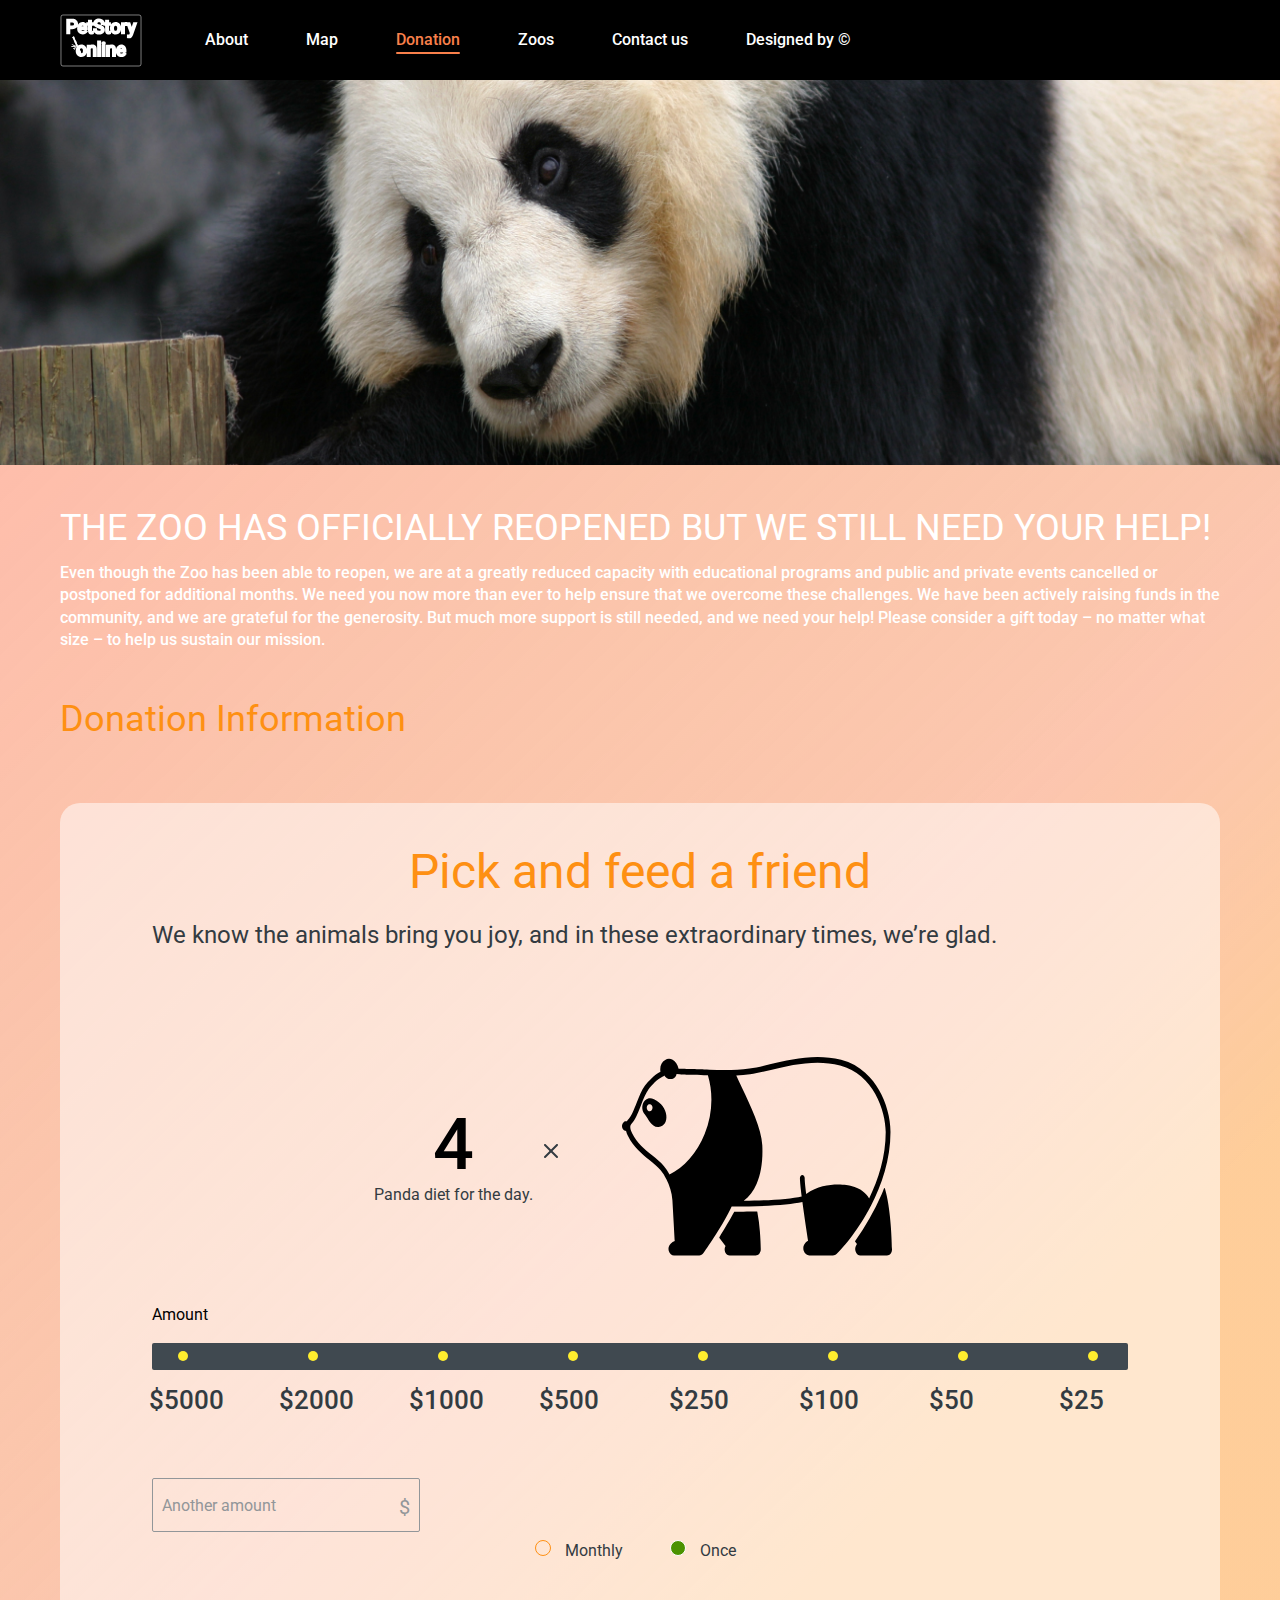
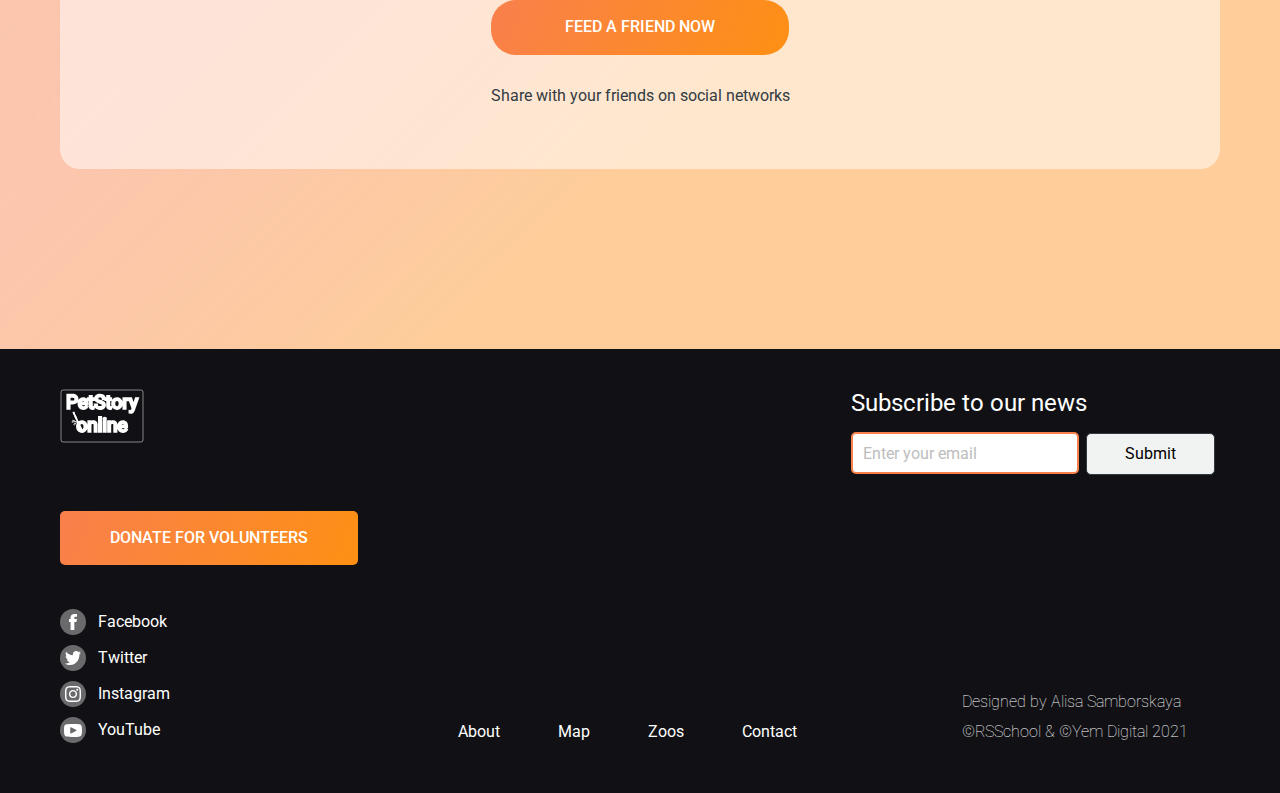
<file: pages/donate/index.html>
<!DOCTYPE html>
<html lang="en">
  <head>
    <meta charset="UTF-8" />
    <meta http-equiv="X-UA-Compatible" content="IE=edge" />
    <meta name="viewport" content="width=device-width, initial-scale=1.0" />
    <!-- Site logo -->
    <link href="../../assets/images/header-logo.svg" rel="icon" />
    <!-- Site title -->
    <title>PetStory Online | Donation</title>
    <!-- Css -->
    <link rel="stylesheet" href="../../css/main.css" />
    <link rel="stylesheet" href="../../css/main.css.map" />
  </head>
  <body>
    <!-- Site Header start -->
    <header class="header">
      <h1 class="visually-hidden">PetStory Online</h1>
      <div class="container header__container">
        <span class="header__logo">
          <a href="../main/index.html">
            <img src="../../assets/images/header-logo.svg" alt="a site logo" />
          </a>
        </span>

        <nav class="nav">
          <ul class="nav__list">
            <li class="nav__item">
              <a class="nav__link" href="../main/index.html">About</a>
            </li>
            <li class="nav__item">
              <a class="nav__link" href="#">Map</a>
            </li>
            <li class="nav__item">
              <a class="nav__link--active" href="./index.html">Donation</a>
            </li>
            <li class="nav__item">
              <a class="nav__link" href="#">Zoos</a>
            </li>
            <li class="nav__item">
              <a class="nav__link" href="#">Contact us</a>
            </li>
            <li class="nav__item">
              <a
                class="nav__link"
                href="https://www.figma.com/file/jfEFwkXVj1WRq7sUHDr8os/PetStory-online?t=QHofxaHmWiXyD2A1-0"
                >Designed by ©</a
              >
            </li>
          </ul>
        </nav>
      </div>
    </header>
    <!-- Site Header end -->

    <!-- Site main start -->
    <main class="main">
      <!-- Donation section start -->
      <section class="donation-hero"></section>
      <!-- Donation section end -->

      <!-- Feed section start -->
      <section class="donation-feed">
        <div class="container">
          <h2 class="donation-feed__heading">
            THE ZOO HAS OFFICIALLY REOPENED BUT WE STILL NEED YOUR HELP!
          </h2>
          <p class="donation-feed__text">
            Even though the Zoo has been able to reopen, we are at a greatly
            reduced capacity with educational programs and public and private
            events cancelled or postponed for additional months. We need you now
            more than ever to help ensure that we overcome these challenges. We
            have been actively raising funds in the community, and we are
            grateful for the generosity. But much more support is still needed,
            and we need your help! Please consider a gift today – no matter what
            size – to help us sustain our mission.
          </p>
          <p class="donation-feed__desc">Donation Information</p>

          <div class="donation-feed__content">
            <h3>Pick and feed a friend</h3>
            <p>
              We know the animals bring you joy, and in these extraordinary
              times, we’re glad.
            </p>
            <div class="donation-feed__diet">
              <div class="donation-feed__diet__count">
                <span>4</span>
                Panda diet for the day.
              </div>
              <div class="donation-feed__diet__img">
                <img
                  src="../../assets/icons/panda_widget.svg"
                  alt="an image of panda" />
              </div>
            </div>

            <div class="donation-feed__amount">
              <p>Amount</p>
              <div class="donation-feed__amount__list">
                <div class="donation-feed__amount__item">
                  <span>$5000</span>
                </div>
                <div class="donation-feed__amount__item">
                  <span>$2000</span>
                </div>
                <div class="donation-feed__amount__item">
                  <span>$1000</span>
                </div>
                <div class="donation-feed__amount__item">
                  <span>$500</span>
                </div>
                <div class="donation-feed__amount__item">
                  <span>$250</span>
                </div>
                <div class="donation-feed__amount__item">
                  <span>$100</span>
                </div>
                <div class="donation-feed__amount__item">
                  <span>$50</span>
                </div>
                <div class="donation-feed__amount__item">
                  <span>$25</span>
                </div>
              </div>
            </div>

            <form
              class="donation-feed__form"
              action="https://echo.htmlacademy.ru/"
              method="post">
              <label class="donation-feed__form__amount">
                <input
                  id="amount-input"
                  type="number"
                  required
                  placeholder="Another amount"
                  min="0"
                  name="amount"
                  maxlength="4"
                  aria-label="another amount" />
                <span>$</span>
              </label>
              <div class="donation-feed__form__radio">
                <label>
                  <input
                    type="radio"
                    name="period"
                    value="monthly"
                    aria-label="monthly" />
                  Monthly
                </label>
                <label>
                  <input
                    type="radio"
                    name="period"
                    value="once"
                    checked
                    aria-label="once" />
                  Once
                </label>
              </div>
              <div class="donation-feed__form__btn">
                <button type="submit" class="default__btn--round">
                  Feed a friend now
                </button>
              </div>
              <p class="donation-feed__form__text">
                Share with your friends on social networks
              </p>
            </form>
          </div>
        </div>
      </section>
      <!-- Feed section end -->
    </main>
    <!-- Site main end -->

    <!-- Footer section start -->
    <footer class="footer">
      <div class="container">
        <div class="footer__top">
          <a class="footer__logo" href="../main/index.html">
            <img src="../../assets/images/header-logo.svg" alt="a logo" />
          </a>
          <form
            class="footer__form"
            action="https://echo.htmlacademy.ru/"
            method="post">
            <h3>Subscribe to our news</h3>
            <input
              type="email"
              name="email"
              placeholder="Enter your email"
              required
              aria-label="enter your email" />
            <button type="submit">Submit</button>
          </form>
        </div>
        <a class="default__btn footer__btn" href="../donate/index.html">
          donate for volunteers
        </a>
        <div class="footer__bottom">
          <ul class="social__list">
            <li class="social__item">
              <a
                class="social__link"
                href="https://www.facebook.com/"
                target="_blank">
                <span>
                  <svg
                    width="8"
                    height="16"
                    viewBox="0 0 8 16"
                    fill="white"
                    xmlns="http://www.w3.org/2000/svg">
                    <path
                      fill-rule="evenodd"
                      clip-rule="evenodd"
                      d="M8 2.75008H6.4C5.29832 2.75008 5.33342 3.14316 5.33342 3.8619V4.99991H8L7.46658 8H5.33342V16H1.6V8H0V4.99991H1.6V3.58692C1.6 1.33782 2.79742 0 5.62684 0H8V2.75008Z"
                      fill="white"
                      class="social__link__icon" />
                  </svg>
                </span>
                Facebook</a
              >
            </li>
            <li class="social__item">
              <a
                class="social__link"
                href="https://twitter.com/"
                target="_blank">
                <span>
                  <svg
                    width="16"
                    height="14"
                    viewBox="0 0 16 14"
                    fill="none"
                    xmlns="http://www.w3.org/2000/svg">
                    <path
                      fill-rule="evenodd"
                      clip-rule="evenodd"
                      d="M16 1.65713C15.4114 1.93821 14.7787 2.12837 14.1147 2.21377C14.7923 1.77623 15.313 1.08372 15.5579 0.258267C14.9237 0.6633 14.2211 0.957523 13.4734 1.11604C12.8747 0.429062 12.0216 0 11.0774 0C9.26464 0 7.79488 1.58227 7.79488 3.53414C7.79488 3.81108 7.82384 4.08093 7.87984 4.33971C5.15168 4.19226 2.73296 2.7851 1.11392 0.646704C0.83136 1.16877 0.66944 1.77589 0.66944 2.42363C0.66944 3.64979 1.24896 4.73161 2.12976 5.36552C1.59168 5.34702 1.08544 5.18816 0.64304 4.92349C0.64272 4.93801 0.64272 4.95288 0.64272 4.96775C0.64272 6.68019 1.77424 8.10861 3.27584 8.43343C3.00048 8.51416 2.7104 8.55755 2.41104 8.55755C2.19952 8.55755 1.99392 8.53525 1.79344 8.49394C2.2112 9.89798 3.42336 10.92 4.85984 10.9485C3.73648 11.8964 2.32096 12.4615 0.78304 12.4615C0.51808 12.4615 0.2568 12.4447 0 12.412C1.45264 13.4148 3.17824 14 5.03184 14C11.0698 14 14.3715 8.61443 14.3715 3.94401C14.3715 3.79068 14.3683 3.63821 14.3621 3.4866C15.0035 2.98839 15.56 2.36589 16 1.65713Z"
                      fill="white" />
                  </svg>
                </span>
                Twitter</a
              >
            </li>
            <li class="social__item">
              <a
                class="social__link"
                href="https://www.instagram.com/"
                target="_blank">
                <span>
                  <svg
                    width="16"
                    height="16"
                    viewBox="0 0 16 16"
                    fill="none"
                    xmlns="http://www.w3.org/2000/svg">
                    <path
                      fill-rule="evenodd"
                      clip-rule="evenodd"
                      d="M4.70172 0.0482874C3.8501 0.0870031 3.26863 0.222151 2.75974 0.420015C2.23357 0.624308 1.78768 0.898032 1.34294 1.34276C0.897913 1.78749 0.624468 2.23351 0.420169 2.75967C0.2223 3.26869 0.0870054 3.85014 0.0482887 4.7016C0.00928629 5.55491 0 5.82721 0 8C0 10.1728 0.00928629 10.4449 0.0482887 11.2984C0.0870054 12.1499 0.2223 12.7313 0.420169 13.24C0.624468 13.7662 0.897913 14.2125 1.34294 14.6571C1.78768 15.102 2.23357 15.3754 2.75974 15.58C3.26863 15.7779 3.8501 15.913 4.70172 15.9517C5.55506 15.9907 5.82736 16 8.00007 16C10.1729 16 10.4452 15.9907 11.2986 15.9517C12.15 15.913 12.7315 15.7779 13.2407 15.58C13.7664 15.3754 14.2127 15.102 14.6575 14.6571C15.1022 14.2125 15.3755 13.7662 15.5801 13.24C15.7778 12.7313 15.9133 12.1499 15.952 11.2984C15.991 10.4449 16 10.1728 16 8C16 5.82721 15.991 5.55491 15.952 4.7016C15.9133 3.85014 15.7778 3.26869 15.5801 2.75967C15.3755 2.23351 15.1022 1.78749 14.6575 1.34276C14.2127 0.898032 13.7664 0.624308 13.2407 0.420015C12.7315 0.222151 12.15 0.0870031 11.2986 0.0482874C10.4452 0.00942891 10.1729 0 8.00007 0C5.82736 0 5.55506 0.00942891 4.70172 0.0482874ZM4.76747 14.5116C3.98742 14.4761 3.56382 14.3461 3.28209 14.2364C2.9085 14.091 2.6422 13.9177 2.36218 13.6378C2.08216 13.358 1.90886 13.0915 1.76357 12.7181C1.65399 12.4362 1.52384 12.0126 1.48812 11.2326C1.44969 10.389 1.44141 10.1359 1.44141 7.99992C1.44141 5.8637 1.44969 5.61083 1.48812 4.76709C1.52384 3.9872 1.65399 3.56362 1.76357 3.28175C1.90886 2.90831 2.08216 2.64173 2.36218 2.36186C2.6422 2.08199 2.9085 1.90841 3.28209 1.76355C3.56382 1.65398 3.98742 1.52369 4.76747 1.48797C5.61095 1.44954 5.86411 1.4414 8.0001 1.4414C10.1361 1.4414 10.3891 1.44954 11.233 1.48797C12.0128 1.52369 12.4364 1.65398 12.7184 1.76355C13.0918 1.90841 13.3583 2.08199 13.6382 2.36186C13.9182 2.64173 14.0913 2.90831 14.2366 3.28175C14.3462 3.56362 14.4765 3.9872 14.5122 4.76709C14.5507 5.61083 14.5585 5.8637 14.5585 7.99992C14.5585 10.1359 14.5507 10.389 14.5122 11.2326C14.4765 12.0126 14.3462 12.4362 14.2366 12.7181C14.0913 13.0915 13.9182 13.358 13.6382 13.6378C13.3583 13.9177 13.0918 14.091 12.7184 14.2364C12.4364 14.3461 12.0128 14.4761 11.233 14.5116C10.3894 14.5503 10.1364 14.5583 8.0001 14.5583C5.86411 14.5583 5.61095 14.5503 4.76747 14.5116ZM11.3105 3.72943C11.3105 4.25945 11.7403 4.68947 12.2706 4.68947C12.8008 4.68947 13.2305 4.25945 13.2305 3.72943C13.2305 3.19913 12.8008 2.76954 12.2706 2.76954C11.7403 2.76954 11.3105 3.19913 11.3105 3.72943ZM3.8916 8.00017C3.8916 10.2691 5.731 12.1082 7.99986 12.1082C10.2689 12.1082 12.108 10.2691 12.108 8.00017C12.108 5.73124 10.2689 3.89203 7.99986 3.89203C5.731 3.89203 3.8916 5.73124 3.8916 8.00017ZM5.33398 8.00009C5.33398 6.52732 6.52777 5.33343 8.00058 5.33343C9.47339 5.33343 10.6673 6.52732 10.6673 8.00009C10.6673 9.473 9.47339 10.6668 8.00058 10.6668C6.52777 10.6668 5.33398 9.473 5.33398 8.00009Z"
                      fill="white" />
                  </svg>
                </span>
                Instagram</a
              >
            </li>
            <li class="social__item">
              <a
                class="social__link"
                href="https://youtube.com/"
                target="_blank">
                <span
                  ><svg
                    width="18"
                    height="13"
                    viewBox="0 0 18 13"
                    fill="none"
                    xmlns="http://www.w3.org/2000/svg">
                    <path
                      fill-rule="evenodd"
                      clip-rule="evenodd"
                      d="M12.0062 5.77285L7.4938 3.51719C7.4938 3.51719 6.24039 2.94726 6.24039 4.01864V9.03097C6.24039 9.03097 6.26358 9.7955 7.4938 9.28148C8.34978 8.92371 12.0062 7.02582 12.0062 7.02582C12.0062 7.02582 12.9391 6.42816 12.0062 5.77285ZM17.5213 10.7852C16.9624 12.3749 15.7669 12.5797 14.7637 12.7901C13.2852 13.1002 3.77237 13.0612 2.22922 12.5394C1.26706 12.2141 0.675032 12.0741 0.223857 9.78271C-0.0650079 8.3165 -0.0840778 4.00304 0.223857 2.51494C0.52204 1.07408 1.27096 0.397534 2.73067 0.259278C6.65148 -0.112151 13.205 -0.0597085 15.265 0.259278C17.1748 0.554861 17.5739 1.69385 17.772 2.76545C18.0927 4.50037 18.1304 9.05243 17.5213 10.7852Z"
                      fill="white" />
                  </svg>
                </span>
                YouTube</a
              >
            </li>
          </ul>

          <nav class="nav footer__nav">
            <ul class="nav__list">
              <li class="nav__item">
                <a class="nav__link" href="../main/index.html">About</a>
              </li>
              <li class="nav__item">
                <a class="nav__link" href="#">Map</a>
              </li>
              <li class="nav__item">
                <a class="nav__link" href="./index.html">Zoos</a>
              </li>
              <li class="nav__item">
                <a class="nav__link" href="#">Contact</a>
              </li>
            </ul>
          </nav>

          <div class="footer__bottom__text">
            <a href="#">Designed by Alisa Samborskaya </a>
            <a href="#">©RSSchool & ©Yem Digital 2021</a>
          </div>
        </div>
      </div>
    </footer>
    <!-- Footer section end -->

    <!-- Javascript -->
    <script src="./script.js"></script>
  </body>
</html>
</file>
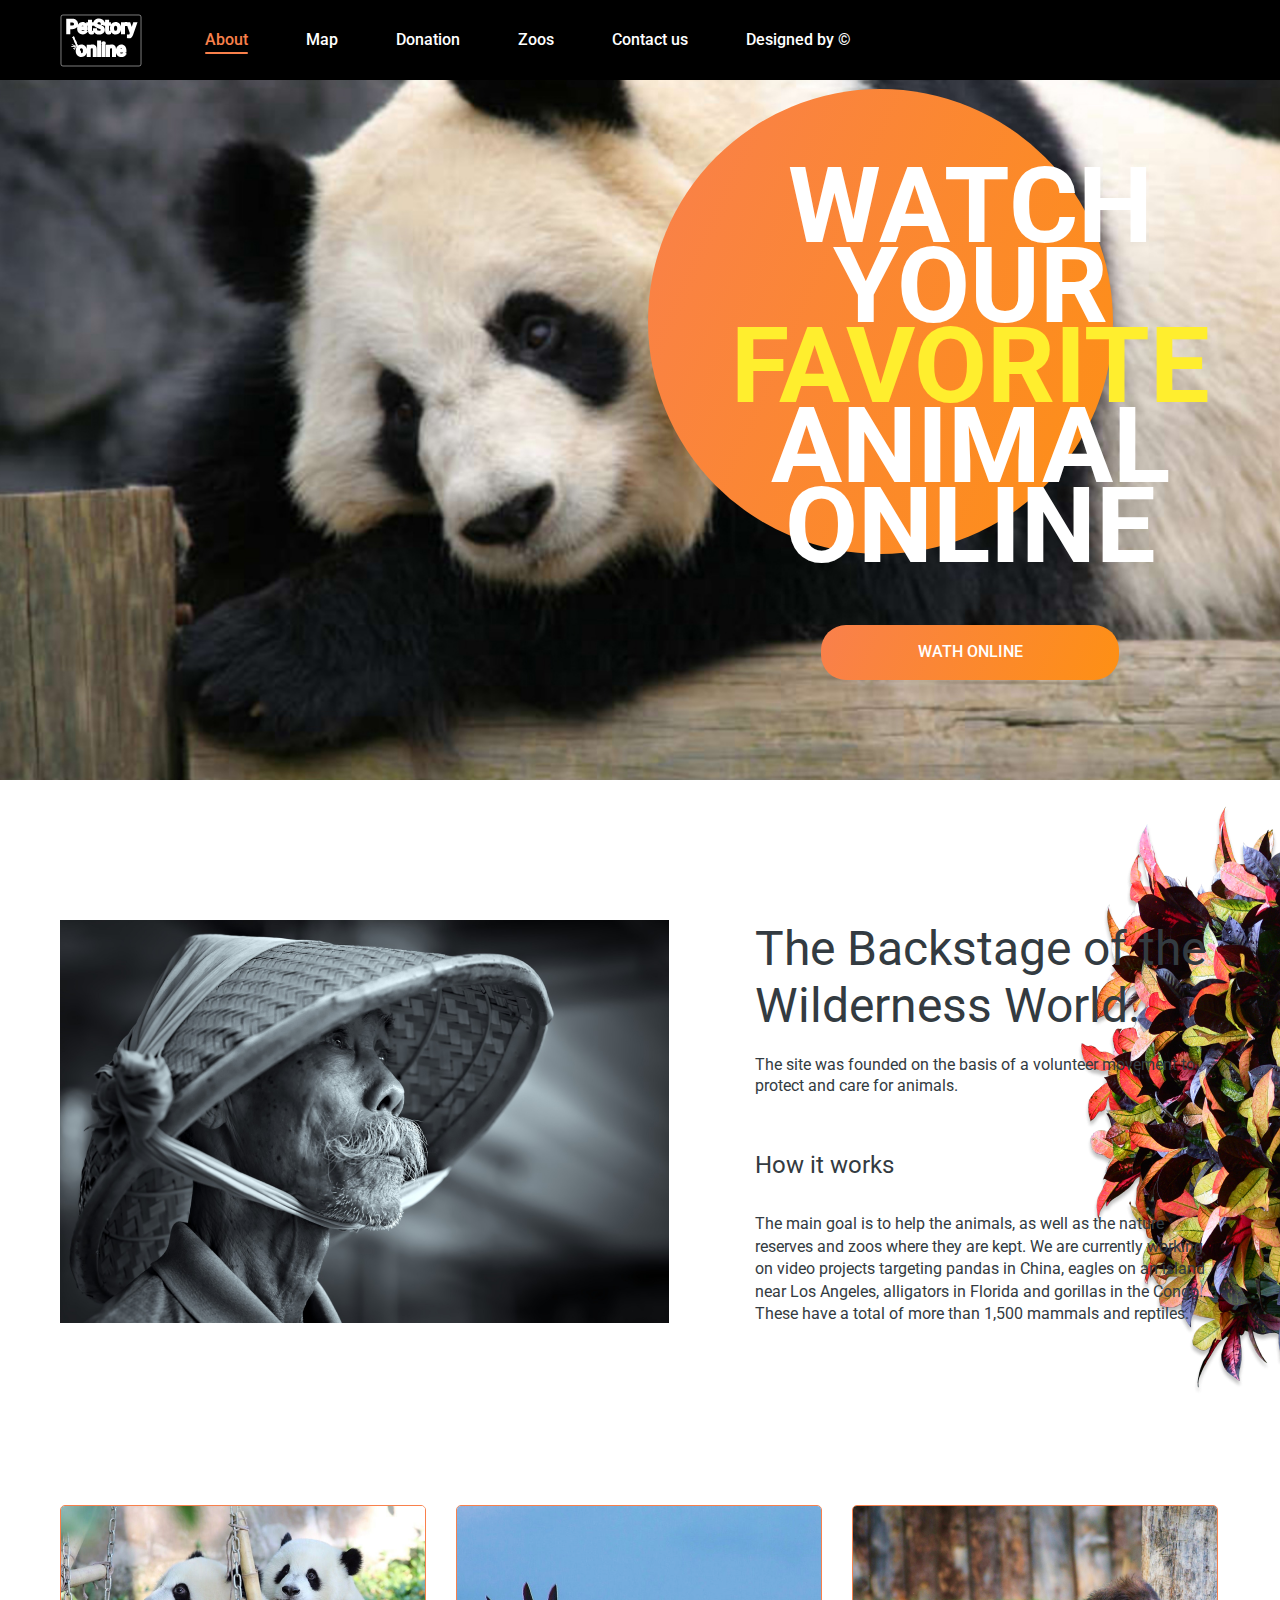
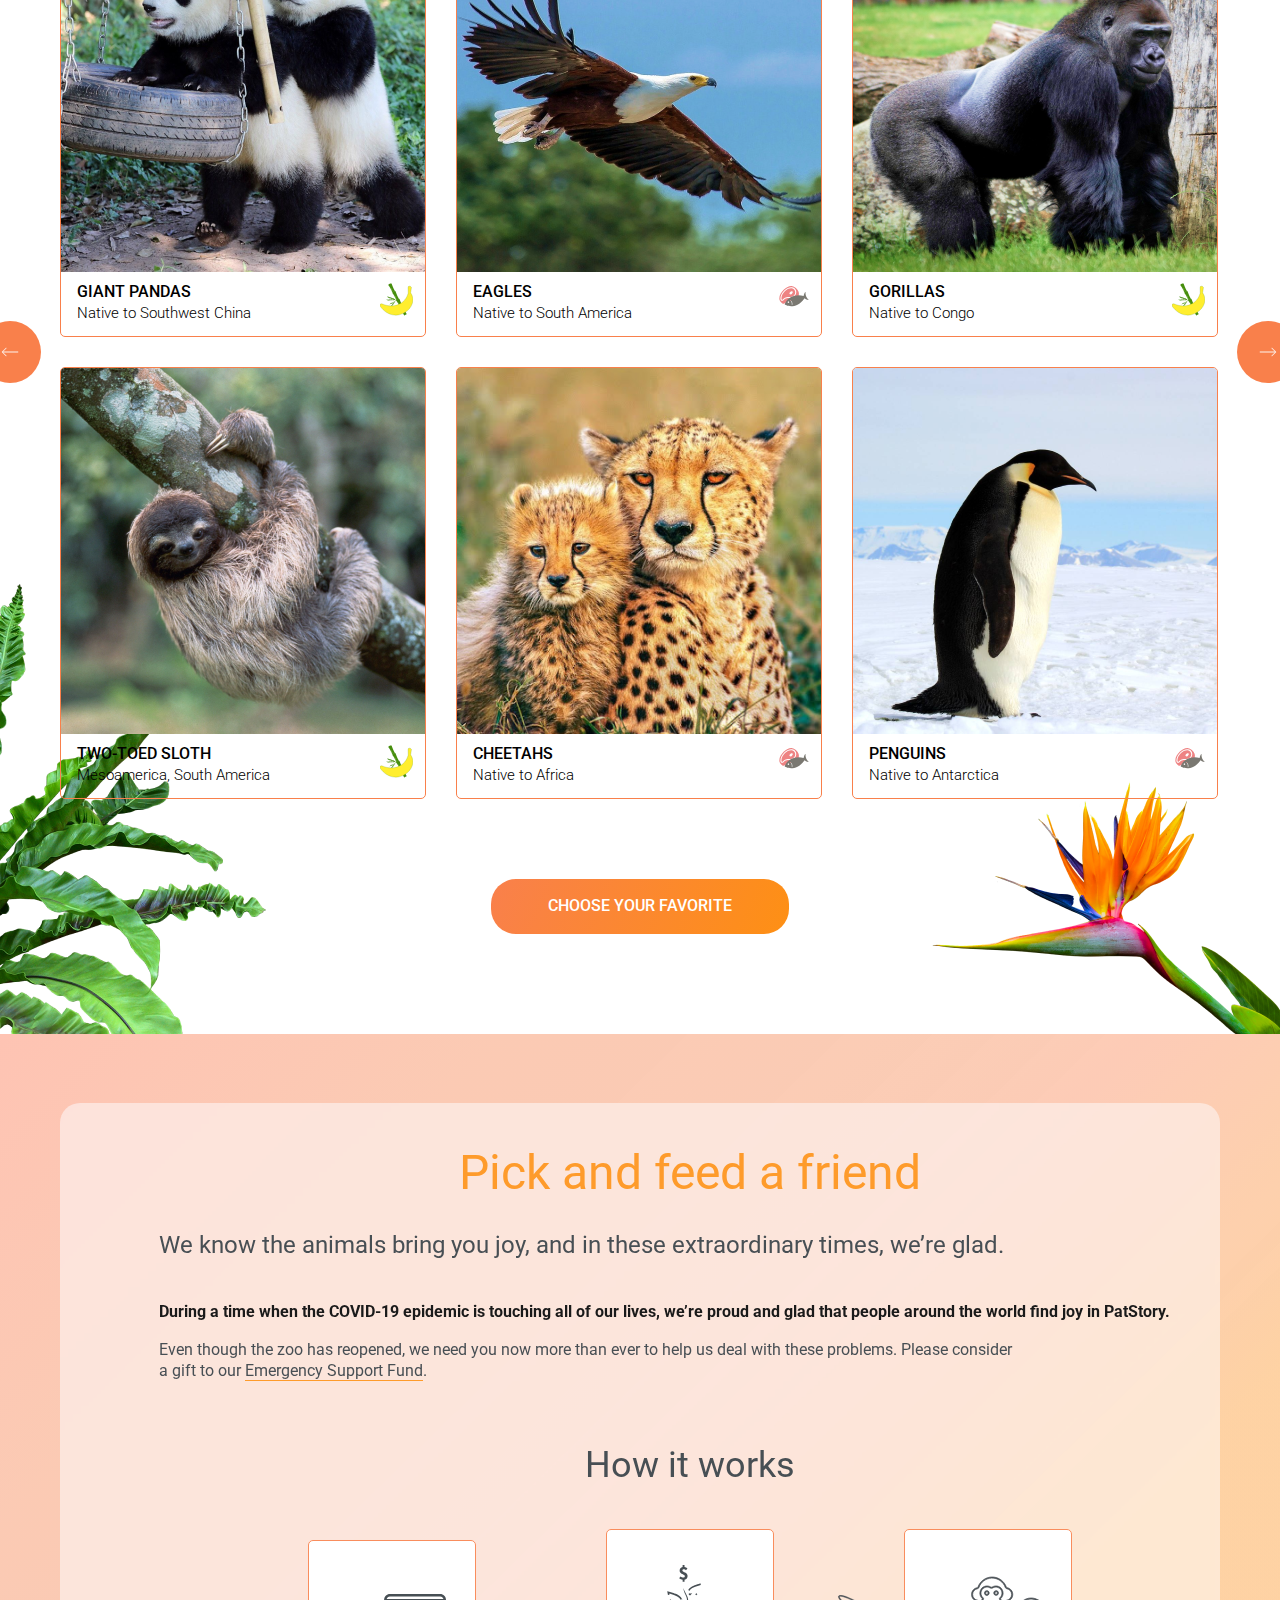
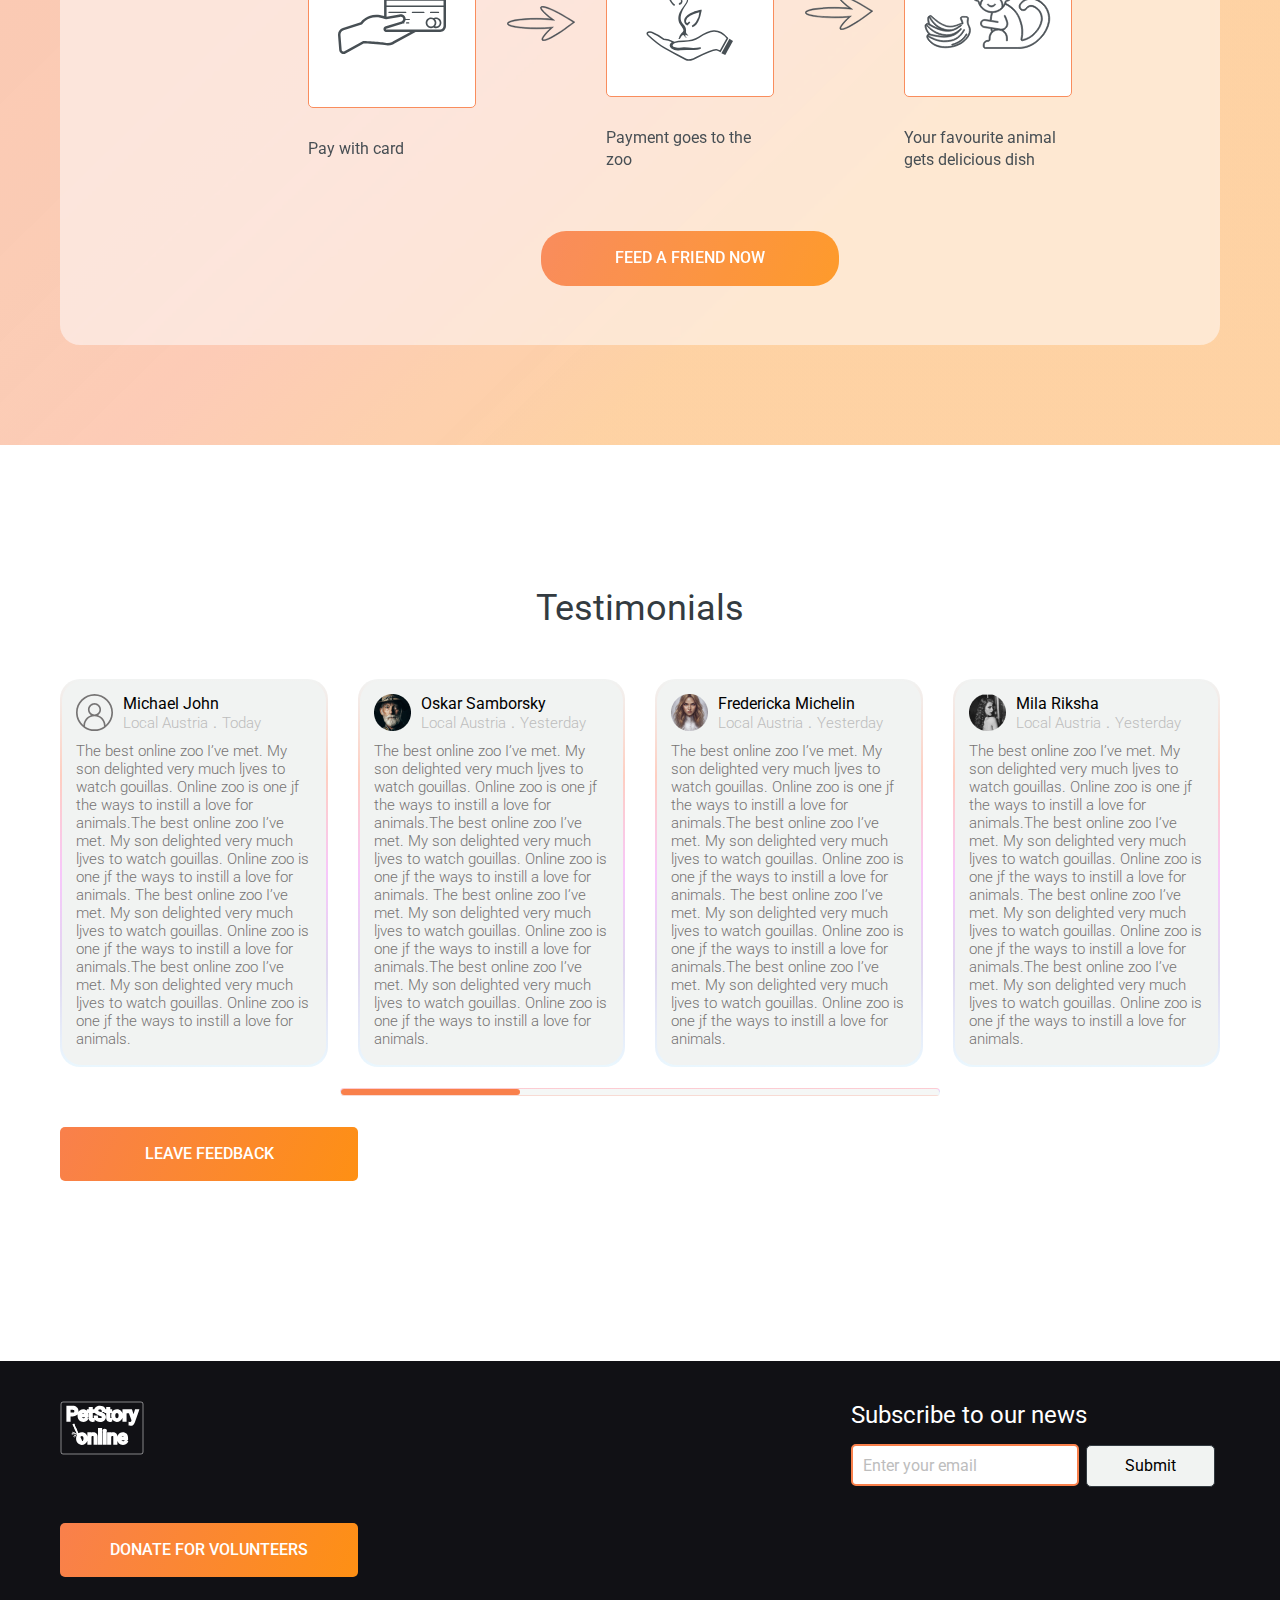
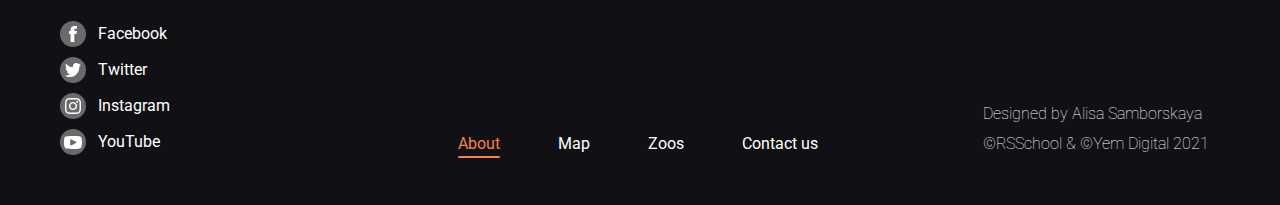
<file: pages/main/index.html>
<!DOCTYPE html>
<html lang="en">
  <head>
    <meta charset="UTF-8" />
    <meta http-equiv="X-UA-Compatible" content="IE=edge" />
    <meta name="viewport" content="width=device-width, initial-scale=1.0" />
    <!-- Site title -->
    <title>Online-zoo | About</title>
    <!-- Site logo -->
    <link href="../../assets/images/header-logo.svg" rel="icon" />
    <!-- Css -->
    <link rel="stylesheet" href="../../css/main.css" />
    <link rel="stylesheet" href="../../css/main.css.map" />
  </head>
  <body>
    <!-- Site Header start -->
    <header class="header">
      <h1 class="visually-hidden">PetStory Online</h1>
      <div class="container header__container">
        <span class="header__logo">
          <a href="index.html">
            <img src="../../assets/images/header-logo.svg" alt="a site logo" />
          </a>
        </span>

        <nav class="nav">
          <ul class="nav__list">
            <li class="nav__item">
              <a class="nav__link nav__link--active" href="#">About</a>
            </li>
            <li class="nav__item">
              <a class="nav__link" href="#">Map</a>
            </li>
            <li class="nav__item">
              <a class="nav__link" href="../donate/index.html">Donation</a>
            </li>
            <li class="nav__item">
              <a class="nav__link" href="#">Zoos</a>
            </li>
            <li class="nav__item">
              <a class="nav__link" href="#">Contact us</a>
            </li>
            <li class="nav__item">
              <a
                class="nav__link"
                href="https://www.figma.com/file/jfEFwkXVj1WRq7sUHDr8os/PetStory-online?t=QHofxaHmWiXyD2A1-0"
                >Designed by ©</a
              >
            </li>
          </ul>
        </nav>
      </div>
    </header>
    <!-- Site Header end -->

    <main class="main">
      <!-- Hero section start -->
      <section class="hero">
        <div class="container">
          <div class="hero__content">
            <h2 class="hero__heading">
              Watch your <span>favorite</span> animal online
            </h2>
            <button class="default__btn--round">wath online</button>
          </div>
        </div>
      </section>
      <!-- Hero section end -->

      <!-- Backstage section start -->
      <section class="backstage">
        <div class="container">
          <div class="backstage__content">
            <div class="backstage__content__left">
              <img
                src="../../assets/images/man-in-hat.png"
                alt="a man in the hat" />
            </div>
            <div class="backstage__content__right">
              <h2 class="backstage__content__title">
                The Backstage of the Wilderness World.
              </h2>
              <p class="backstage__content__desc">
                The site was founded on the basis of a volunteer movement to
                protect and care for animals.
              </p>
              <div class="backstage__content__right__bottom">
                <h3>How it works</h3>
                <p>
                  The main goal is to help the animals, as well as the nature
                  reserves and zoos where they are kept. We are currently
                  working on video projects targeting pandas in China, eagles on
                  an island near Los Angeles, alligators in Florida and gorillas
                  in the Congo. These have a total of more than 1,500 mammals
                  and reptiles.
                </p>
              </div>
            </div>
          </div>
        </div>
      </section>
      <!-- Backstage section end -->

      <!-- Animals section start -->
      <section class="animals">
        <div class="container">
          <div class="animals__content">
            <button class="arrow__btn--left animals__left__btn"></button>
            <button class="arrow__btn animals__right__btn"></button>
            <ul class="animals__list">
              <li class="animals__item">
                <div class="animals__item__img">
                  <img
                    src="../../assets/images/pandas-playing.png"
                    alt="pandas playing" />
                </div>
                <div class="animals__item__bottom">
                  <div class="animals__item__bottom__subtitle">
                    <strong>giant Pandas</strong>
                    <p>Native to Southwest China</p>
                  </div>
                  <span class="animals__item__bottom__icon">
                    <img
                      src="../../assets/icons/banana-bamboo_icon.svg"
                      alt="a banana and bamboo icon" />
                  </span>
                </div>
              </li>
              <li class="animals__item">
                <div class="animals__item__img">
                  <img
                    src="../../assets/images/eagle-img.png"
                    alt="eagle flying" />
                </div>
                <div class="animals__item__bottom">
                  <div class="animals__item__bottom__subtitle">
                    <strong>Eagles</strong>
                    <p>Native to South America</p>
                  </div>
                  <span class="animals__item__bottom__icon">
                    <img
                      src="../../assets/icons/meet-fish_icon.svg"
                      alt="a meat and fish" />
                  </span>
                </div>
              </li>
              <li class="animals__item">
                <div class="animals__item__img">
                  <img
                    src="../../assets/images/gorilla-img.png"
                    alt="gorilla" />
                </div>
                <div class="animals__item__bottom">
                  <div class="animals__item__bottom__subtitle">
                    <strong>Gorillas</strong>
                    <p>Native to Congo</p>
                  </div>
                  <span class="animals__item__bottom__icon">
                    <img
                      src="../../assets/icons/banana-bamboo_icon.svg"
                      alt="a banana and bamboo icon" />
                  </span>
                </div>
              </li>
              <li class="animals__item">
                <div class="animals__item__img">
                  <img
                    src="../../assets/images/sloth-img.png"
                    alt="sloth-img" />
                </div>
                <div class="animals__item__bottom">
                  <div class="animals__item__bottom__subtitle">
                    <strong>Two-toed Sloth</strong>
                    <p>Mesoamerica, South America</p>
                  </div>
                  <span class="animals__item__bottom__icon">
                    <img
                      src="../../assets/icons/banana-bamboo_icon.svg"
                      alt="a banana and bamboo icon" />
                  </span>
                </div>
              </li>
              <li class="animals__item">
                <div class="animals__item__img">
                  <img
                    src="../../assets/images/chetah-img.png"
                    alt="cheetahs" />
                </div>
                <div class="animals__item__bottom">
                  <div class="animals__item__bottom__subtitle">
                    <strong>cheetahs</strong>
                    <p>Native to Africa</p>
                  </div>
                  <span class="animals__item__bottom__icon">
                    <img
                      src="../../assets/icons/meet-fish_icon.svg"
                      alt="meat and fish" />
                  </span>
                </div>
              </li>
              <li class="animals__item">
                <div class="animals__item__img">
                  <img
                    src="../../assets/images/penguin-img.png"
                    alt="penguin-img" />
                </div>
                <div class="animals__item__bottom">
                  <div class="animals__item__bottom__subtitle">
                    <strong>Penguins</strong>
                    <p>Native to Antarctica</p>
                  </div>
                  <span class="animals__item__bottom__icon">
                    <img
                      src="../../assets/icons/meet-fish_icon.svg"
                      alt="meat and fish" />
                  </span>
                </div>
              </li>
            </ul>
          </div>

          <div class="animals__btn-wrapper">
            <button class="default__btn--round">choose your favorite</button>
          </div>
        </div>
      </section>
      <!-- Animals section end -->

      <!-- Feed section start -->
      <section class="feed">
        <div class="container">
          <div class="feed__content">
            <h2 class="feed__title">Pick and feed a friend</h2>
            <p class="feed__subtitle">
              We know the animals bring you joy, and in these extraordinary
              times, we’re glad.
            </p>
            <strong
              >During a time when the COVID-19 epidemic is touching all of our
              lives, we’re proud and glad that people around the world find joy
              in PatStory.</strong
            >
            <div class="feed__text">
              <p>
                Even though the zoo has reopened, we need you now more than ever
                to help us deal with these problems. Please consider a gift to
                our
                <a href="../donate/index.html">Emergency Support Fund</a>.
              </p>
            </div>

            <div class="feed__steps">
              <h3>How it works</h3>
              <div class="feed__steps__wrapper">
                <div class="feed__steps__card">
                  <span class="feed__steps__card__img">
                    <img src="../../assets/icons/payment.svg" alt="" />
                  </span>
                  <p class="feed__steps__card__text">Pay with card</p>
                </div>
                <div class="feed__steps__card">
                  <span class="feed__steps__card__img">
                    <img src="../../assets/icons/zoo.svg" alt="" />
                  </span>
                  <p class="feed__steps__card__text">Payment goes to the zoo</p>
                </div>
                <div class="feed__steps__card">
                  <span class="feed__steps__card__img">
                    <img src="../../assets/icons/monkey.svg" alt="" />
                  </span>
                  <p class="feed__steps__card__text">
                    Your favourite animal gets delicious dish
                  </p>
                </div>
              </div>
              <a class="default__btn--round" href="../donate/index.html"
                >Feed a friend now</a
              >
            </div>
          </div>
        </div>
      </section>
      <!-- Feed section end -->

      <!-- Testimonials section start -->
      <section class="testimonials">
        <div class="container">
          <h2>Testimonials</h2>

          <div class="testimonials__wrapper">
            <ul class="testimonials__list">
              <li class="testimonials__item">
                <div class="testimonials__item__wrap">
                  <div class="testimonials__item__top">
                    <div class="testimonials__item__top__img">
                      <img
                        src="../../assets/icons/user_icon-1.svg"
                        alt="a user avatar" />
                    </div>
                    <div class="testimonials__item__top__info">
                      <h3>Michael John</h3>
                      <p>Local Austria <strong>.</strong>Today</p>
                    </div>
                  </div>

                  <p class="testimonials__item__text">
                    The best online zoo I’ve met. My son delighted very much
                    ljves to watch gouillas. Online zoo is one jf the ways to
                    instill a love for animals.The best online zoo I’ve met. My
                    son delighted very much ljves to watch gouillas. Online zoo
                    is one jf the ways to instill a love for animals. The best
                    online zoo I’ve met. My son delighted very much ljves to
                    watch gouillas. Online zoo is one jf the ways to instill a
                    love for animals.The best online zoo I’ve met. My son
                    delighted very much ljves to watch gouillas. Online zoo is
                    one jf the ways to instill a love for animals.
                  </p>
                </div>
              </li>
              <li class="testimonials__item">
                <div class="testimonials__item__wrap">
                  <div class="testimonials__item__top">
                    <div class="testimonials__item__top__img">
                      <img
                        src="../../assets/images/user-avatar-2.png"
                        alt="a user avatar" />
                    </div>
                    <div class="testimonials__item__top__info">
                      <h3>Oskar Samborsky</h3>
                      <p>Local Austria<strong>.</strong>Yesterday</p>
                    </div>
                  </div>

                  <p class="testimonials__item__text">
                    The best online zoo I’ve met. My son delighted very much
                    ljves to watch gouillas. Online zoo is one jf the ways to
                    instill a love for animals.The best online zoo I’ve met. My
                    son delighted very much ljves to watch gouillas. Online zoo
                    is one jf the ways to instill a love for animals. The best
                    online zoo I’ve met. My son delighted very much ljves to
                    watch gouillas. Online zoo is one jf the ways to instill a
                    love for animals.The best online zoo I’ve met. My son
                    delighted very much ljves to watch gouillas. Online zoo is
                    one jf the ways to instill a love for animals.
                  </p>
                </div>
              </li>
              <li class="testimonials__item">
                <div class="testimonials__item__wrap">
                  <div class="testimonials__item__top">
                    <div class="testimonials__item__top__img">
                      <img
                        src="../../assets/images/user-avatar-3.png"
                        alt="a user avatar" />
                    </div>
                    <div class="testimonials__item__top__info">
                      <h3>Fredericka Michelin</h3>
                      <p>Local Austria<strong>.</strong>Yesterday</p>
                    </div>
                  </div>

                  <p class="testimonials__item__text">
                    The best online zoo I’ve met. My son delighted very much
                    ljves to watch gouillas. Online zoo is one jf the ways to
                    instill a love for animals.The best online zoo I’ve met. My
                    son delighted very much ljves to watch gouillas. Online zoo
                    is one jf the ways to instill a love for animals. The best
                    online zoo I’ve met. My son delighted very much ljves to
                    watch gouillas. Online zoo is one jf the ways to instill a
                    love for animals.The best online zoo I’ve met. My son
                    delighted very much ljves to watch gouillas. Online zoo is
                    one jf the ways to instill a love for animals.
                  </p>
                </div>
              </li>
              <li class="testimonials__item">
                <div class="testimonials__item__wrap">
                  <div class="testimonials__item__top">
                    <div class="testimonials__item__top__img">
                      <img
                        src="../../assets/images/user-avatar-4.png"
                        alt="a user avatar" />
                    </div>
                    <div class="testimonials__item__top__info">
                      <h3>Mila Riksha</h3>
                      <p>Local Austria<strong>.</strong>Yesterday</p>
                    </div>
                  </div>

                  <p class="testimonials__item__text">
                    The best online zoo I’ve met. My son delighted very much
                    ljves to watch gouillas. Online zoo is one jf the ways to
                    instill a love for animals.The best online zoo I’ve met. My
                    son delighted very much ljves to watch gouillas. Online zoo
                    is one jf the ways to instill a love for animals. The best
                    online zoo I’ve met. My son delighted very much ljves to
                    watch gouillas. Online zoo is one jf the ways to instill a
                    love for animals.The best online zoo I’ve met. My son
                    delighted very much ljves to watch gouillas. Online zoo is
                    one jf the ways to instill a love for animals.
                  </p>
                </div>
              </li>
            </ul>
            <div class="testimonials__progress">
              <div class="testimonials__progress__wrap">
                <span class="testimonials__progress__bar"></span>
              </div>
            </div>
          </div>
          <button class="default__btn">leave feedback</button>
        </div>
      </section>
      <!-- Testimonials section end -->

      <!-- Footer section start -->
      <footer class="footer">
        <div class="container">
          <div class="footer__top">
            <a class="footer__logo" href="./index.html">
              <img src="../../assets/images/header-logo.svg" alt="a logo" />
            </a>
            <form class="footer__form" action="" method="post">
              <h3>Subscribe to our news</h3>
              <input
                type="email"
                placeholder="Enter your email"
                required
                aria-label="enter your email" />
              <button type="submit">Submit</button>
            </form>
          </div>
          <a class="default__btn footer__btn" href="../donate/index.html">
            donate for volunteers
          </a>
          <div class="footer__bottom">
            <ul class="social__list">
              <li class="social__item">
                <a
                  class="social__link"
                  href="https://www.facebook.com/"
                  target="_blank">
                  <span>
                    <svg
                      width="8"
                      height="16"
                      viewBox="0 0 8 16"
                      fill="white"
                      xmlns="http://www.w3.org/2000/svg">
                      <path
                        fill-rule="evenodd"
                        clip-rule="evenodd"
                        d="M8 2.75008H6.4C5.29832 2.75008 5.33342 3.14316 5.33342 3.8619V4.99991H8L7.46658 8H5.33342V16H1.6V8H0V4.99991H1.6V3.58692C1.6 1.33782 2.79742 0 5.62684 0H8V2.75008Z"
                        fill="white"
                        class="social__link__icon" />
                    </svg>
                  </span>
                  Facebook</a
                >
              </li>
              <li class="social__item">
                <a
                  class="social__link"
                  href="https://twitter.com/"
                  target="_blank">
                  <span>
                    <svg
                      width="16"
                      height="14"
                      viewBox="0 0 16 14"
                      fill="none"
                      xmlns="http://www.w3.org/2000/svg">
                      <path
                        fill-rule="evenodd"
                        clip-rule="evenodd"
                        d="M16 1.65713C15.4114 1.93821 14.7787 2.12837 14.1147 2.21377C14.7923 1.77623 15.313 1.08372 15.5579 0.258267C14.9237 0.6633 14.2211 0.957523 13.4734 1.11604C12.8747 0.429062 12.0216 0 11.0774 0C9.26464 0 7.79488 1.58227 7.79488 3.53414C7.79488 3.81108 7.82384 4.08093 7.87984 4.33971C5.15168 4.19226 2.73296 2.7851 1.11392 0.646704C0.83136 1.16877 0.66944 1.77589 0.66944 2.42363C0.66944 3.64979 1.24896 4.73161 2.12976 5.36552C1.59168 5.34702 1.08544 5.18816 0.64304 4.92349C0.64272 4.93801 0.64272 4.95288 0.64272 4.96775C0.64272 6.68019 1.77424 8.10861 3.27584 8.43343C3.00048 8.51416 2.7104 8.55755 2.41104 8.55755C2.19952 8.55755 1.99392 8.53525 1.79344 8.49394C2.2112 9.89798 3.42336 10.92 4.85984 10.9485C3.73648 11.8964 2.32096 12.4615 0.78304 12.4615C0.51808 12.4615 0.2568 12.4447 0 12.412C1.45264 13.4148 3.17824 14 5.03184 14C11.0698 14 14.3715 8.61443 14.3715 3.94401C14.3715 3.79068 14.3683 3.63821 14.3621 3.4866C15.0035 2.98839 15.56 2.36589 16 1.65713Z"
                        fill="white" />
                    </svg>
                  </span>
                  Twitter</a
                >
              </li>
              <li class="social__item">
                <a
                  class="social__link"
                  href="https://www.instagram.com/"
                  target="_blank">
                  <span>
                    <svg
                      width="16"
                      height="16"
                      viewBox="0 0 16 16"
                      fill="none"
                      xmlns="http://www.w3.org/2000/svg">
                      <path
                        fill-rule="evenodd"
                        clip-rule="evenodd"
                        d="M4.70172 0.0482874C3.8501 0.0870031 3.26863 0.222151 2.75974 0.420015C2.23357 0.624308 1.78768 0.898032 1.34294 1.34276C0.897913 1.78749 0.624468 2.23351 0.420169 2.75967C0.2223 3.26869 0.0870054 3.85014 0.0482887 4.7016C0.00928629 5.55491 0 5.82721 0 8C0 10.1728 0.00928629 10.4449 0.0482887 11.2984C0.0870054 12.1499 0.2223 12.7313 0.420169 13.24C0.624468 13.7662 0.897913 14.2125 1.34294 14.6571C1.78768 15.102 2.23357 15.3754 2.75974 15.58C3.26863 15.7779 3.8501 15.913 4.70172 15.9517C5.55506 15.9907 5.82736 16 8.00007 16C10.1729 16 10.4452 15.9907 11.2986 15.9517C12.15 15.913 12.7315 15.7779 13.2407 15.58C13.7664 15.3754 14.2127 15.102 14.6575 14.6571C15.1022 14.2125 15.3755 13.7662 15.5801 13.24C15.7778 12.7313 15.9133 12.1499 15.952 11.2984C15.991 10.4449 16 10.1728 16 8C16 5.82721 15.991 5.55491 15.952 4.7016C15.9133 3.85014 15.7778 3.26869 15.5801 2.75967C15.3755 2.23351 15.1022 1.78749 14.6575 1.34276C14.2127 0.898032 13.7664 0.624308 13.2407 0.420015C12.7315 0.222151 12.15 0.0870031 11.2986 0.0482874C10.4452 0.00942891 10.1729 0 8.00007 0C5.82736 0 5.55506 0.00942891 4.70172 0.0482874ZM4.76747 14.5116C3.98742 14.4761 3.56382 14.3461 3.28209 14.2364C2.9085 14.091 2.6422 13.9177 2.36218 13.6378C2.08216 13.358 1.90886 13.0915 1.76357 12.7181C1.65399 12.4362 1.52384 12.0126 1.48812 11.2326C1.44969 10.389 1.44141 10.1359 1.44141 7.99992C1.44141 5.8637 1.44969 5.61083 1.48812 4.76709C1.52384 3.9872 1.65399 3.56362 1.76357 3.28175C1.90886 2.90831 2.08216 2.64173 2.36218 2.36186C2.6422 2.08199 2.9085 1.90841 3.28209 1.76355C3.56382 1.65398 3.98742 1.52369 4.76747 1.48797C5.61095 1.44954 5.86411 1.4414 8.0001 1.4414C10.1361 1.4414 10.3891 1.44954 11.233 1.48797C12.0128 1.52369 12.4364 1.65398 12.7184 1.76355C13.0918 1.90841 13.3583 2.08199 13.6382 2.36186C13.9182 2.64173 14.0913 2.90831 14.2366 3.28175C14.3462 3.56362 14.4765 3.9872 14.5122 4.76709C14.5507 5.61083 14.5585 5.8637 14.5585 7.99992C14.5585 10.1359 14.5507 10.389 14.5122 11.2326C14.4765 12.0126 14.3462 12.4362 14.2366 12.7181C14.0913 13.0915 13.9182 13.358 13.6382 13.6378C13.3583 13.9177 13.0918 14.091 12.7184 14.2364C12.4364 14.3461 12.0128 14.4761 11.233 14.5116C10.3894 14.5503 10.1364 14.5583 8.0001 14.5583C5.86411 14.5583 5.61095 14.5503 4.76747 14.5116ZM11.3105 3.72943C11.3105 4.25945 11.7403 4.68947 12.2706 4.68947C12.8008 4.68947 13.2305 4.25945 13.2305 3.72943C13.2305 3.19913 12.8008 2.76954 12.2706 2.76954C11.7403 2.76954 11.3105 3.19913 11.3105 3.72943ZM3.8916 8.00017C3.8916 10.2691 5.731 12.1082 7.99986 12.1082C10.2689 12.1082 12.108 10.2691 12.108 8.00017C12.108 5.73124 10.2689 3.89203 7.99986 3.89203C5.731 3.89203 3.8916 5.73124 3.8916 8.00017ZM5.33398 8.00009C5.33398 6.52732 6.52777 5.33343 8.00058 5.33343C9.47339 5.33343 10.6673 6.52732 10.6673 8.00009C10.6673 9.473 9.47339 10.6668 8.00058 10.6668C6.52777 10.6668 5.33398 9.473 5.33398 8.00009Z"
                        fill="white" />
                    </svg>
                  </span>
                  Instagram</a
                >
              </li>
              <li class="social__item">
                <a
                  class="social__link"
                  href="https://youtube.com/"
                  target="_blank">
                  <span
                    ><svg
                      width="18"
                      height="13"
                      viewBox="0 0 18 13"
                      fill="none"
                      xmlns="http://www.w3.org/2000/svg">
                      <path
                        fill-rule="evenodd"
                        clip-rule="evenodd"
                        d="M12.0062 5.77285L7.4938 3.51719C7.4938 3.51719 6.24039 2.94726 6.24039 4.01864V9.03097C6.24039 9.03097 6.26358 9.7955 7.4938 9.28148C8.34978 8.92371 12.0062 7.02582 12.0062 7.02582C12.0062 7.02582 12.9391 6.42816 12.0062 5.77285ZM17.5213 10.7852C16.9624 12.3749 15.7669 12.5797 14.7637 12.7901C13.2852 13.1002 3.77237 13.0612 2.22922 12.5394C1.26706 12.2141 0.675032 12.0741 0.223857 9.78271C-0.0650079 8.3165 -0.0840778 4.00304 0.223857 2.51494C0.52204 1.07408 1.27096 0.397534 2.73067 0.259278C6.65148 -0.112151 13.205 -0.0597085 15.265 0.259278C17.1748 0.554861 17.5739 1.69385 17.772 2.76545C18.0927 4.50037 18.1304 9.05243 17.5213 10.7852Z"
                        fill="white" />
                    </svg>
                  </span>
                  YouTube</a
                >
              </li>
            </ul>

            <nav class="nav footer__nav">
              <ul class="nav__list">
                <li class="nav__item">
                  <a class="nav__link nav__link--active" href="./index.html"
                    >About</a
                  >
                </li>
                <li class="nav__item">
                  <a class="nav__link" href="#">Map</a>
                </li>
                <li class="nav__item">
                  <a class="nav__link" href="../donate/index.html">Zoos</a>
                </li>
                <li class="nav__item">
                  <a class="nav__link" href="#">Contact us</a>
                </li>
              </ul>
            </nav>

            <div class="footer__bottom__text">
              <a href="#">Designed by Alisa Samborskaya </a>
              <a href="#">©RSSchool & ©Yem Digital 2021</a>
            </div>
          </div>
        </div>
      </footer>
      <!-- Footer section end -->
    </main>
    <script src="./script.js"></script>
  </body>
</html>
</file>
<file: css/main.css>
/*! normalize.css v8.0.1 | MIT License | github.com/necolas/normalize.css */
/* Document
   ========================================================================== */
/**
 * 1. Correct the line height in all browsers.
 * 2. Prevent adjustments of font size after orientation changes in iOS.
 */
@import url("https://fonts.googleapis.com/css2?family=Roboto:wght@100;300;400;500;700&display=swap");
html {
  line-height: 1.15;
  /* 1 */
  -webkit-text-size-adjust: 100%;
  /* 2 */
}

/* Sections
     ========================================================================== */
/**
   * Remove the margin in all browsers.
   */
body {
  margin: 0;
}

/**
   * Render the `main` element consistently in IE.
   */
main {
  display: block;
}

/**
   * Correct the font size and margin on `h1` elements within `section` and
   * `article` contexts in Chrome, Firefox, and Safari.
   */
h1 {
  font-size: 2em;
  margin: 0.67em 0;
}

/* Grouping content
     ========================================================================== */
/**
   * 1. Add the correct box sizing in Firefox.
   * 2. Show the overflow in Edge and IE.
   */
hr {
  box-sizing: content-box;
  /* 1 */
  height: 0;
  /* 1 */
  overflow: visible;
  /* 2 */
}

/**
   * 1. Correct the inheritance and scaling of font size in all browsers.
   * 2. Correct the odd `em` font sizing in all browsers.
   */
pre {
  font-family: monospace, monospace;
  /* 1 */
  font-size: 1em;
  /* 2 */
}

/* Text-level semantics
     ========================================================================== */
/**
   * Remove the gray background on active links in IE 10.
   */
a {
  background-color: transparent;
}

/**
   * 1. Remove the bottom border in Chrome 57-
   * 2. Add the correct text decoration in Chrome, Edge, IE, Opera, and Safari.
   */
abbr[title] {
  border-bottom: none;
  /* 1 */
  text-decoration: underline;
  /* 2 */
  text-decoration: underline dotted;
  /* 2 */
}

/**
   * Add the correct font weight in Chrome, Edge, and Safari.
   */
b,
strong {
  font-weight: bolder;
}

/**
   * 1. Correct the inheritance and scaling of font size in all browsers.
   * 2. Correct the odd `em` font sizing in all browsers.
   */
code,
kbd,
samp {
  font-family: monospace, monospace;
  /* 1 */
  font-size: 1em;
  /* 2 */
}

/**
   * Add the correct font size in all browsers.
   */
small {
  font-size: 80%;
}

/**
   * Prevent `sub` and `sup` elements from affecting the line height in
   * all browsers.
   */
sub,
sup {
  font-size: 75%;
  line-height: 0;
  position: relative;
  vertical-align: baseline;
}

sub {
  bottom: -0.25em;
}

sup {
  top: -0.5em;
}

/* Embedded content
     ========================================================================== */
/**
   * Remove the border on images inside links in IE 10.
   */
img {
  border-style: none;
}

/* Forms
     ========================================================================== */
/**
   * 1. Change the font styles in all browsers.
   * 2. Remove the margin in Firefox and Safari.
   */
button,
input,
optgroup,
select,
textarea {
  font-family: inherit;
  /* 1 */
  font-size: 100%;
  /* 1 */
  line-height: 1.15;
  /* 1 */
  margin: 0;
  /* 2 */
}

/**
   * Show the overflow in IE.
   * 1. Show the overflow in Edge.
   */
button,
input {
  /* 1 */
  overflow: visible;
}

/**
   * Remove the inheritance of text transform in Edge, Firefox, and IE.
   * 1. Remove the inheritance of text transform in Firefox.
   */
button,
select {
  /* 1 */
  text-transform: none;
}

/**
   * Correct the inability to style clickable types in iOS and Safari.
   */
button,
[type="button"],
[type="reset"],
[type="submit"] {
  -webkit-appearance: button;
}

/**
   * Remove the inner border and padding in Firefox.
   */
button::-moz-focus-inner,
[type="button"]::-moz-focus-inner,
[type="reset"]::-moz-focus-inner,
[type="submit"]::-moz-focus-inner {
  border-style: none;
  padding: 0;
}

/**
   * Restore the focus styles unset by the previous rule.
   */
button:-moz-focusring,
[type="button"]:-moz-focusring,
[type="reset"]:-moz-focusring,
[type="submit"]:-moz-focusring {
  outline: 1px dotted ButtonText;
}

/**
   * Correct the padding in Firefox.
   */
fieldset {
  padding: 0.35em 0.75em 0.625em;
}

/**
   * 1. Correct the text wrapping in Edge and IE.
   * 2. Correct the color inheritance from `fieldset` elements in IE.
   * 3. Remove the padding so developers are not caught out when they zero out
   *    `fieldset` elements in all browsers.
   */
legend {
  box-sizing: border-box;
  /* 1 */
  color: inherit;
  /* 2 */
  display: table;
  /* 1 */
  max-width: 100%;
  /* 1 */
  padding: 0;
  /* 3 */
  white-space: normal;
  /* 1 */
}

/**
   * Add the correct vertical alignment in Chrome, Firefox, and Opera.
   */
progress {
  vertical-align: baseline;
}

/**
   * Remove the default vertical scrollbar in IE 10+.
   */
textarea {
  overflow: auto;
}

/**
   * 1. Add the correct box sizing in IE 10.
   * 2. Remove the padding in IE 10.
   */
[type="checkbox"],
[type="radio"] {
  box-sizing: border-box;
  /* 1 */
  padding: 0;
  /* 2 */
}

/**
   * Correct the cursor style of increment and decrement buttons in Chrome.
   */
[type="number"]::-webkit-inner-spin-button,
[type="number"]::-webkit-outer-spin-button {
  height: auto;
}

/**
   * 1. Correct the odd appearance in Chrome and Safari.
   * 2. Correct the outline style in Safari.
   */
[type="search"] {
  -webkit-appearance: textfield;
  /* 1 */
  outline-offset: -2px;
  /* 2 */
}

/**
   * Remove the inner padding in Chrome and Safari on macOS.
   */
[type="search"]::-webkit-search-decoration {
  -webkit-appearance: none;
}

/**
   * 1. Correct the inability to style clickable types in iOS and Safari.
   * 2. Change font properties to `inherit` in Safari.
   */
::-webkit-file-upload-button {
  -webkit-appearance: button;
  /* 1 */
  font: inherit;
  /* 2 */
}

/* Interactive
     ========================================================================== */
/*
   * Add the correct display in Edge, IE 10+, and Firefox.
   */
details {
  display: block;
}

/*
   * Add the correct display in all browsers.
   */
summary {
  display: list-item;
}

/* Misc
     ========================================================================== */
/**
   * Add the correct display in IE 10+.
   */
template {
  display: none;
}

/**
   * Add the correct display in IE 10.
   */
[hidden] {
  display: none;
}

.visually-hidden {
  position: absolute;
  width: 1px;
  height: 1px;
  margin: -1px;
  padding: 0;
  overflow: hidden;
  border: 0;
  clip: rect(0 0 0 0);
}

html {
  height: 100%;
  scroll-behavior: smooth;
  box-sizing: border-box;
}

*,
*::before,
*::after {
  box-sizing: inherit;
}

body {
  display: flex;
  flex-direction: column;
  height: 100%;
  font-family: "Roboto", sans-serif;
  font-size: 16px;
  line-height: 1.5;
}

img {
  max-width: 100%;
  height: auto;
  vertical-align: middle;
}

.wrapper {
  margin: 0 auto;
  padding: 0;
  max-width: 1600px;
  background-color: #fed290;
}

.container {
  margin: 0 auto;
  padding: 0;
  max-width: 1160px;
}

.default__btn, .default__btn--round {
  padding: 16px 0;
  width: 298px;
  font-weight: 500;
  line-height: 140%;
  text-align: center;
  text-transform: uppercase;
  background: linear-gradient(113.96deg, #f9804b 1.49%, #fe9013 101.44%);
  color: #fff;
  border: none;
  border-radius: 5px;
  cursor: pointer;
  text-decoration: none;
}

.default__btn:hover, .default__btn--round:hover {
  background: #e47209;
}

.default__btn:active, .default__btn--round:active {
  background: #4b9200;
}

.default__btn:disabled, .default__btn--round:disabled {
  background: #828282;
  cursor: not-allowed;
}

.default__btn--round {
  border-radius: 25px;
}

.arrow__btn, .arrow__btn--left {
  width: 62px;
  height: 62px;
  border: none;
  background-color: #f9804b;
  border-radius: 50%;
  background-image: url(./../assets/icons/arrow-right.svg);
  background-size: 20px 10px;
  background-repeat: no-repeat;
  background-position: center;
  cursor: pointer;
}

.arrow__btn:hover, .arrow__btn--left:hover {
  opacity: 0.8;
}

.arrow__btn:active, .arrow__btn--left:active {
  background-color: #4b9200;
}

.arrow__btn--left {
  transform: rotate(180deg);
}

.header {
  background-color: #000;
  padding: 14px 0;
}

.header__container {
  display: flex;
  align-items: center;
}

.header__logo {
  margin-right: 63px;
  display: inline-block;
  transition: all 0.25s;
  max-width: 82px;
  max-height: 52px;
}

.header__logo:hover {
  opacity: 0.8;
}

.header__logo:active {
  opacity: 0.6;
}

.header__list {
  margin: 0;
  padding: 0;
  display: flex;
  gap: 58px;
  list-style: none;
  font-weight: 500;
  line-height: 140%;
}

.header__link, .header__link--active, .nav__link--active {
  margin: 0;
  padding: 0;
  text-decoration: none;
  transition: all 0.25s;
}

.header__link:hover, .header__link--active:hover, .nav__link--active:hover {
  color: #f9804b;
}

.header__link--active {
  position: relative;
}

.header__link--active::after {
  content: "";
  position: absolute;
  bottom: -5px;
  left: 0;
  display: inline-block;
  width: 100%;
  height: 2px;
  background-color: #f9804b;
  border-radius: 3px;
}

.nav__link--active {
  color: #f9804b !important;
}

.main {
  flex-grow: 1;
}

.hero {
  padding: 86px 0 100px 0;
  background-color: #333b41;
  background-image: url(./../assets/images/bg-last.jpg);
  background-repeat: no-repeat;
  background-size: cover;
  background-position: center;
  z-index: -2;
}

.hero .hero__content {
  margin-left: auto;
  position: relative;
  max-width: 500px;
  text-align: center;
  z-index: 1;
}

.hero .hero__content::before {
  content: "";
  position: absolute;
  display: inline-block;
  width: 465px;
  height: 465px;
  background: linear-gradient(113.96deg, #f9804b 1.49%, #fe9013 101.44%);
  border-radius: 50%;
  z-index: -1;
  top: -15%;
  left: -14.5%;
}

.hero .hero__heading {
  margin: 0;
  margin-bottom: 60px;
  padding: 0;
  font-weight: 700;
  font-size: 106.496px;
  line-height: 75%;
  color: #fff;
  text-align: center;
  text-transform: uppercase;
  z-index: 1;
}

.hero .hero__heading span {
  color: #ffee2e;
}

.backstage {
  padding: 140px 0 90px;
  background-image: url(./../assets/images/flower_foto1.png);
  background-repeat: no-repeat;
  background-position-x: right;
  background-position-y: 15px;
}

.backstage__content {
  display: flex;
  justify-content: space-between;
}

.backstage__content__left {
  width: 609px;
  height: 403px;
}

.backstage__content__right {
  max-width: 465px;
  color: #333b41;
}

.backstage__content__title {
  margin: 0;
  margin-bottom: 20px;
  padding: 0;
  font-weight: 400;
  font-size: 48px;
  line-height: 120%;
}

.backstage__content__desc {
  margin: 0;
  margin-bottom: 54px;
  padding: 0;
  font-weight: 400;
  font-size: 16px;
  line-height: 130%;
}

.backstage__content__right__bottom h3 {
  margin: 0;
  margin-bottom: 34px;
  padding: 0;
  font-weight: 400;
  font-size: 24px;
  line-height: 120%;
}

.backstage__content__right__bottom p {
  margin: 0;
  padding: 0;
  font-weight: 400;
  font-size: 16px;
  line-height: 140%;
}

.animals {
  padding: 90px 0 100px;
  background-image: url(./../assets/images/palm_foto.png), url(./../assets/images/strelitzia1.png);
  background-repeat: no-repeat, no-repeat;
  background-position: bottom left, bottom right;
}

.animals__content {
  position: relative;
}

.animals__list {
  margin: 0;
  margin-bottom: 80px;
  padding: 0;
  list-style: none;
  display: flex;
  gap: 30px;
  flex-wrap: wrap;
}

.animals__item {
  max-width: 366px;
  border-radius: 5px;
  border: 1px solid #f9804b;
  overflow: hidden;
}

.animals__item__img {
  width: 366px;
  height: 366px;
  overflow: hidden;
}

.animals__item__img img {
  transition: all 0.6s;
}

.animals__item__bottom {
  padding: 8px 12px 14px 16px;
  display: flex;
  justify-content: space-between;
  align-items: center;
}

.animals__item__bottom__subtitle {
  transition: all 0.6s;
}

.animals__item__bottom__subtitle strong,
.animals__item__bottom__subtitle p {
  margin: 0;
  padding: 0;
  color: #000;
}

.animals__item__bottom__subtitle strong {
  font-weight: 500;
  font-size: 16px;
  line-height: 140%;
  text-transform: uppercase;
}

.animals__item__bottom__subtitle p {
  font-weight: 300;
  font-size: 15px;
  line-height: 120%;
}

.animals__item__bottom__icon {
  display: inline-block;
  width: 33px;
  height: 37px;
}

.animals__item:hover {
  cursor: pointer;
}

.animals__item:hover .animals__item__img img {
  filter: brightness(40%);
  transform: scale(1.2);
}

.animals__item:hover .animals__item__bottom__subtitle {
  transform: translateY(-100px);
}

.animals__item:hover .animals__item__bottom__subtitle strong,
.animals__item:hover .animals__item__bottom__subtitle p {
  color: #fff;
}

.animals__btn-wrapper {
  text-align: center;
}

.animals__left__btn {
  position: absolute;
  top: 50%;
  left: -50px;
  transform: translateY(-50%) translateX(-50%) rotate(180deg);
}

.animals__right__btn {
  position: absolute;
  top: 50%;
  right: -110px;
  transform: translateY(-50%) translateX(-50%);
}

.feed {
  padding: 69px 0 100px;
  background: linear-gradient(315.75deg, rgba(254, 210, 144, 0.7) 30.06%, #febdab 100.95%, rgba(254, 210, 144, 0.7) 106.36%), linear-gradient(315.75deg, rgba(254, 189, 171, 0.74) 30.06%, rgba(243, 169, 248, 0.66) 50.74%, #e0d8f0 80.49%, #eaf7fe 127.9%, #eaf7fe 149.54%), linear-gradient(315.75deg, rgba(254, 189, 171, 0.74) 30.06%, rgba(243, 169, 248, 0.66) 50.74%, #e0d8f0 80.49%, #eaf7fe 127.9%, #eaf7fe 149.54%);
  opacity: 0.9;
}

.feed__content {
  padding: 41px 0 59px 99px;
  background-color: rgba(253, 253, 255, 0.52);
  backdrop-filter: blur(2px);
  border-radius: 20px;
}

.feed__title {
  margin: 0;
  margin-bottom: 30px;
  padding: 0;
  font-weight: 400;
  font-size: 48px;
  line-height: 120%;
  text-align: center;
  color: #fe9013;
}

.feed__subtitle {
  margin: 0;
  margin-bottom: 40px;
  padding: 0;
  font-weight: 400;
  font-size: 24px;
  line-height: 120%;
  color: #333b41;
}

.feed > strong {
  margin: 0;
  margin-bottom: 10px;
  padding: 0;
  font-weight: 500;
  font-size: 16px;
  line-height: 130%;
  color: #333b41;
}

.feed__text {
  margin: 0;
  margin-bottom: 60px;
  padding: 0;
  max-width: 863px;
  font-weight: 400;
  font-size: 16px;
  line-height: 130%;
  color: #333b41;
}

.feed__text a {
  color: inherit;
  text-decoration: none;
  border-bottom: 1px solid #fe9013;
}

.feed__steps {
  display: flex;
  flex-direction: column;
  align-items: center;
}

.feed__steps > h3 {
  margin: 0;
  margin-bottom: 40px;
  padding: 0;
  font-weight: 400;
  font-size: 36px;
  line-height: 130%;
  color: #333b41;
  text-align: center;
}

.feed__steps__wrapper {
  margin-bottom: 60px;
  display: flex;
  align-items: center;
  gap: 130px;
}

.feed__steps__card {
  max-width: 168px;
}

.feed__steps__card__img {
  margin-bottom: 30px;
  position: relative;
  display: flex;
  align-items: center;
  justify-content: center;
  width: 168px;
  height: 168px;
  object-fit: cover;
  background-color: #fff;
  border: 1px solid #f9804b;
  border-radius: 5px;
}

.feed__steps__card__img::after {
  content: "";
  display: inline-block;
  position: absolute;
  top: 50%;
  right: -135px;
  transform: translateY(-50%) translateX(-50%);
  width: 69px;
  height: 35.08px;
  background-image: url(./../assets/icons/steps-arrow.svg);
  background-repeat: no-repeat;
  background-position: center;
  background-size: cover;
}

.feed__steps__card__text {
  margin: 0;
  padding: 0;
  font-weight: 400;
  font-size: 16px;
  line-height: 140%;
  color: #333b41;
}

.feed__steps__card:last-child .feed__steps__card__img::after {
  content: none;
}

.testimonials {
  padding: 140px 0 180px;
}

.testimonials h2 {
  margin: 0;
  margin-bottom: 47px;
  padding: 0;
  font-weight: 400;
  font-size: 36px;
  line-height: 130%;
  text-align: center;
  color: #333b41;
}

.testimonials__wrapper {
  margin-bottom: 31px;
  display: flex;
  flex-direction: column;
  align-items: center;
}

.testimonials__list {
  margin: 0;
  margin-bottom: 21px;
  padding: 0;
  list-style: none;
  display: flex;
  gap: 30px;
}

.testimonials__item {
  margin: 0;
  padding: 0;
  max-width: 268px;
  padding: 2px;
  background: linear-gradient(#f1f3f2, rgba(254, 189, 171, 0.74), rgba(243, 169, 248, 0.66), #e0d8f0, #eaf7fe);
  border-radius: 20px;
  overflow: hidden;
}

.testimonials__item__wrap {
  padding: 13px 13px 17px 14px;
  background: #f1f3f2;
  border-radius: 20px;
}

.testimonials__item__top {
  margin-bottom: 10px;
  display: flex;
  align-items: center;
  gap: 10px;
}

.testimonials__item__top__img {
  width: 37px;
  height: 37px;
}

.testimonials__item__top__info h3,
.testimonials__item__top__info p {
  margin: 0;
  padding: 0;
}

.testimonials__item__top__info h3 {
  margin-bottom: 1px;
  font-weight: 400;
  font-size: 16px;
  line-height: 120%;
  color: #000;
}

.testimonials__item__top__info p {
  font-family: "Roboto";
  font-style: normal;
  font-weight: 300;
  font-size: 15px;
  line-height: 120%;
  color: #bdbdbd;
  display: flex;
  align-items: center;
}

.testimonials__item__top__info p strong {
  margin: 0 5px;
  font-family: "Roboto";
  font-style: normal;
  line-height: 120%;
  display: flex;
  align-items: center;
  justify-content: center;
}

.testimonials__item__text {
  margin: 0;
  padding: 0;
  font-weight: 300;
  font-size: 15px;
  line-height: 120%;
  color: #767474;
}

.testimonials__progress {
  padding: 1px;
  width: 600px;
  height: 8px;
  border-radius: 5px;
  background: linear-gradient(rgba(254, 189, 171, 0.74), rgba(243, 169, 248, 0.66), #e0d8f0, #eaf7fe, #eaf7fe, rgba(254, 189, 171, 0.74));
}

.testimonials__progress__bar {
  display: block;
  width: 30%;
  height: 100%;
  border-radius: 5px;
  background-color: #f9804b;
}

.testimonials__progress__wrap {
  width: 100%;
  border-radius: 5px;
  height: 100%;
  background-color: #f5f7f6;
}

.nav__list {
  margin: 0;
  padding: 0;
  display: flex;
  gap: 58px;
  list-style: none;
  font-weight: 500;
  line-height: 140%;
}

.nav__link {
  margin: 0;
  padding: 0;
  color: #fff;
  text-decoration: none;
  transition: all 0.25s;
}

.nav__link:hover {
  color: #f9804b;
}

.nav__link--active {
  position: relative;
}

.nav__link--active::after {
  content: "";
  position: absolute;
  bottom: -5px;
  left: 0;
  display: inline-block;
  width: 100%;
  height: 2px;
  background-color: #f9804b;
  border-radius: 3px;
}

.footer .nav__link {
  font-weight: 400;
  font-size: 16px;
  line-height: 140%;
}

.footer {
  padding: 40px 0 50px;
  background-color: #111115;
}

.footer__top {
  margin-bottom: 36px;
  display: flex;
  justify-content: space-between;
}

.footer__form h3 {
  margin: 0;
  margin-bottom: 14px;
  padding: 0;
  font-weight: 400;
  font-size: 24px;
  line-height: 120%;
  color: #fff;
}

.footer__form input {
  margin-right: 3.5px;
  padding: 10px;
  width: 228px;
  height: 42px;
  outline: none;
  border: 2px solid #f9804b;
  border-radius: 5px;
}

.footer__form input::placeholder {
  font-weight: 400;
  font-size: 16px;
  line-height: 140%;
  color: #bdbdbd;
}

.footer__form input:focus:invalid {
  border: 2px solid red;
}

.footer__form input:focus:valid {
  border: 2px solid #4b9200;
}

.footer__form button {
  width: 129px;
  height: 42px;
  background: #f1f3f2;
  border: 1px solid #333b41;
  border-radius: 5px;
  cursor: pointer;
}

.footer__form button:hover {
  opacity: 0.8;
}

.footer__form button:active {
  border: 1px solid #4b9200;
  color: #4b9200;
}

.footer__btn {
  display: inline-block;
  margin-bottom: 44px;
}

.footer__bottom {
  display: flex;
  align-items: flex-end;
}

.footer__bottom__text {
  margin: 0;
  padding: 0;
  font-weight: 100;
  font-size: 16px;
  line-height: 130%;
}

.footer__bottom__text a {
  display: block;
  color: #fff;
  text-decoration: none;
}

.footer__bottom__text a:first-of-type {
  margin-bottom: 10px;
}

.footer__bottom__text a:hover {
  color: #4b9200;
}

.footer__form {
  padding-right: 5px;
}

.footer__form input:focus:invalid + button {
  border: 1px solid #d31414;
  color: #d31414;
}

.social__list {
  margin: 0;
  margin-right: 288px;
  padding: 0;
  display: flex;
  flex-direction: column;
  gap: 10px;
}

.social__item {
  list-style: none;
}

.social__link {
  font-weight: 400;
  font-size: 16px;
  line-height: 140%;
  color: #fff;
  text-decoration: none;
  display: flex;
  align-items: center;
}

.social__link:hover {
  color: #4b9200;
}

.social__link:hover span {
  background-color: #4b9200;
}

.social__link span {
  margin-right: 12px;
  display: inline-block;
  width: 26px;
  height: 26px;
  border-radius: 50%;
  background-color: #c4c4c480;
  display: flex;
  align-items: center;
  justify-content: center;
}

.footer__nav {
  margin-right: 165px;
}

.donation-hero {
  height: 385px;
  background-image: url(./../assets/images/panda_bg-donation.png);
  background-size: 100% 385px;
  background-repeat: no-repeat;
  background-position: center;
}

.donation-feed {
  padding: 40px 0 180px;
  background: linear-gradient(315.75deg, rgba(254, 210, 144, 0.7) 30.06%, #febdab 100.95%, rgba(254, 210, 144, 0.7) 106.36%), linear-gradient(315.75deg, rgba(254, 189, 171, 0.74) 30.06%, rgba(243, 169, 248, 0.66) 50.74%, #e0d8f0 80.49%, #eaf7fe 127.9%, #eaf7fe 149.54%), linear-gradient(315.75deg, rgba(254, 189, 171, 0.74) 30.06%, rgba(243, 169, 248, 0.66) 50.74%, #e0d8f0 80.49%, #eaf7fe 127.9%, #eaf7fe 149.54%);
}

.donation-feed__heading {
  margin: 0;
  margin-bottom: 10px;
  padding: 0;
  color: #fff;
  font-weight: 400;
  font-size: 36px;
  line-height: 130%;
}

.donation-feed__text {
  margin: 0;
  margin-bottom: 45px;
  padding: 0;
  font-weight: 500;
  font-size: 16px;
  line-height: 140%;
  color: #fff;
}

.donation-feed__desc {
  margin: 0;
  margin-bottom: 60px;
  padding: 0;
  font-weight: 400;
  font-size: 36px;
  line-height: 130%;
  color: #fe9013;
}

.donation-feed__content {
  padding: 40px 92px 46px;
  background: rgba(255, 255, 255, 0.52);
  border-radius: 20px;
}

.donation-feed__content > h3 {
  margin: 0;
  margin-bottom: 20px;
  padding: 0;
  font-weight: 400;
  font-size: 48px;
  line-height: 120%;
  text-align: center;
  color: #fe9013;
}

.donation-feed__content > p {
  margin: 0;
  margin-bottom: 60px;
  padding: 0;
  font-weight: 400;
  font-size: 24px;
  line-height: 120%;
  color: #333b41;
}

.donation-feed__diet {
  margin-bottom: 48px;
  display: flex;
  align-items: center;
  justify-content: center;
  gap: 89px;
}

.donation-feed__diet__count {
  padding-top: 57px;
  text-align: center;
  font-weight: 400;
  font-size: 16px;
  line-height: 140%;
  text-align: center;
  color: #333b41;
}

.donation-feed__diet__count span {
  margin-bottom: 11px;
  position: relative;
  display: block;
  font-weight: 500;
  font-size: 72px;
  line-height: 80%;
  text-align: center;
  text-transform: uppercase;
  color: #000;
}

.donation-feed__diet__count span::after {
  content: "";
  display: inline-block;
  top: 50%;
  right: -16%;
  position: absolute;
  width: 14px;
  height: 14px;
  background-image: url(./../assets/icons/x_icon.svg);
  background-repeat: no-repeat;
  background-position: center;
  background-size: cover;
}

.donation-feed__diet__img img {
  width: 284px;
  height: 246px;
}

.donation-feed__amount {
  margin-bottom: 108px;
}

.donation-feed__amount > p {
  margin: 0;
  margin-bottom: 17px;
  padding: 0;
  font-weight: 400;
  font-size: 16px;
  line-height: 140%;
}

.donation-feed__amount__list {
  margin: 0;
  padding: 8px 30px 9px 26px;
  display: flex;
  gap: 120px;
  list-style: none;
  background-color: #404950;
  border-radius: 2px;
}

.donation-feed__amount__item {
  margin: 0;
  padding: 0;
  position: relative;
  display: block;
  width: 10px;
  height: 10px;
  border-radius: 50%;
  background-color: #ffee2e;
  cursor: pointer;
  transition: all 0.3s;
}

.donation-feed__amount__item > span {
  display: inline-block;
  position: absolute;
  top: 310%;
  left: -29px;
  font-weight: 500;
  font-size: 26px;
  line-height: 140%;
  text-transform: uppercase;
  color: #333b41;
}

.donation-feed__amount__item::after {
  content: "";
  display: inline-block;
  position: absolute;
  top: -15px;
  left: -15px;
  background-image: url(./../assets/icons/roller_icon.svg);
  transition: all 0.4s;
  width: 0px;
  height: 40px;
}

.donation-feed__amount__item:hover > span {
  color: #fe9013;
}

.donation-feed__amount__item:hover::after {
  width: 40px;
  height: 40px;
}

.donation-feed__form__amount {
  margin-bottom: 8px;
  display: block;
  position: relative;
  max-width: max-content;
}

.donation-feed__form__amount input {
  padding: 16px 10px 16px 9px;
  width: 268px;
  height: 54px;
  border: 1px solid #929699;
  border-radius: 2px;
  outline: none;
  color: #929699;
  background-color: transparent;
}

.donation-feed__form__amount input::-webkit-outer-spin-button, .donation-feed__form__amount input::-webkit-inner-spin-button {
  -webkit-appearance: none;
  margin: 0;
}

.donation-feed__form__amount input::placeholder {
  font-weight: 400;
  font-size: 16px;
  line-height: 140%;
  color: #929699;
}

.donation-feed__form__amount > span {
  display: inline-block;
  position: absolute;
  top: 14px;
  right: 10px;
  color: #929699;
  font-size: 20px;
}

.donation-feed__form__amount--invalid input {
  border: 1px solid red !important;
  color: red !important;
}

.donation-feed__form__amount--invalid input::placeholder {
  color: red !important;
}

.donation-feed__form__amount--invalid input::after {
  color: red !important;
}

.donation-feed__form__amount--invalid > span {
  color: red !important;
}

.donation-feed__form__radio {
  margin-bottom: 38px;
  padding-right: 10px;
  display: flex;
  justify-content: center;
  gap: 47px;
}

.donation-feed__form__radio label {
  cursor: pointer;
  font-weight: 400;
  font-size: 16px;
  line-height: 140%;
  color: #333b41;
}

.donation-feed__form__radio input {
  margin-right: 10px;
  outline: #f9804b;
  border: #f9804b;
  background-color: transparent;
  width: 16px;
  height: 16px;
  visibility: hidden;
}

.donation-feed__form__radio input::after {
  content: "";
  width: 16px;
  height: 16px;
  border-radius: 15px;
  top: 0px;
  left: 0px;
  position: relative;
  background-color: transparent;
  display: inline-block;
  visibility: visible;
  border: 1px solid #fe9013;
}

.donation-feed__form__radio input:checked::after {
  width: 16px;
  height: 16px;
  border-radius: 16px;
  top: 0;
  left: 0;
  position: relative;
  background-color: #4b9200;
  content: "";
  display: inline-block;
  visibility: visible;
  border: 1px solid white;
}

.donation-feed__form__btn {
  margin-bottom: 30px;
  text-align: center;
}

.donation-feed__form__text {
  font-weight: 400;
  font-size: 16px;
  line-height: 140%;
  color: #333b41;
  text-align: center;
}
/*# sourceMappingURL=main.css.map */
</file>
